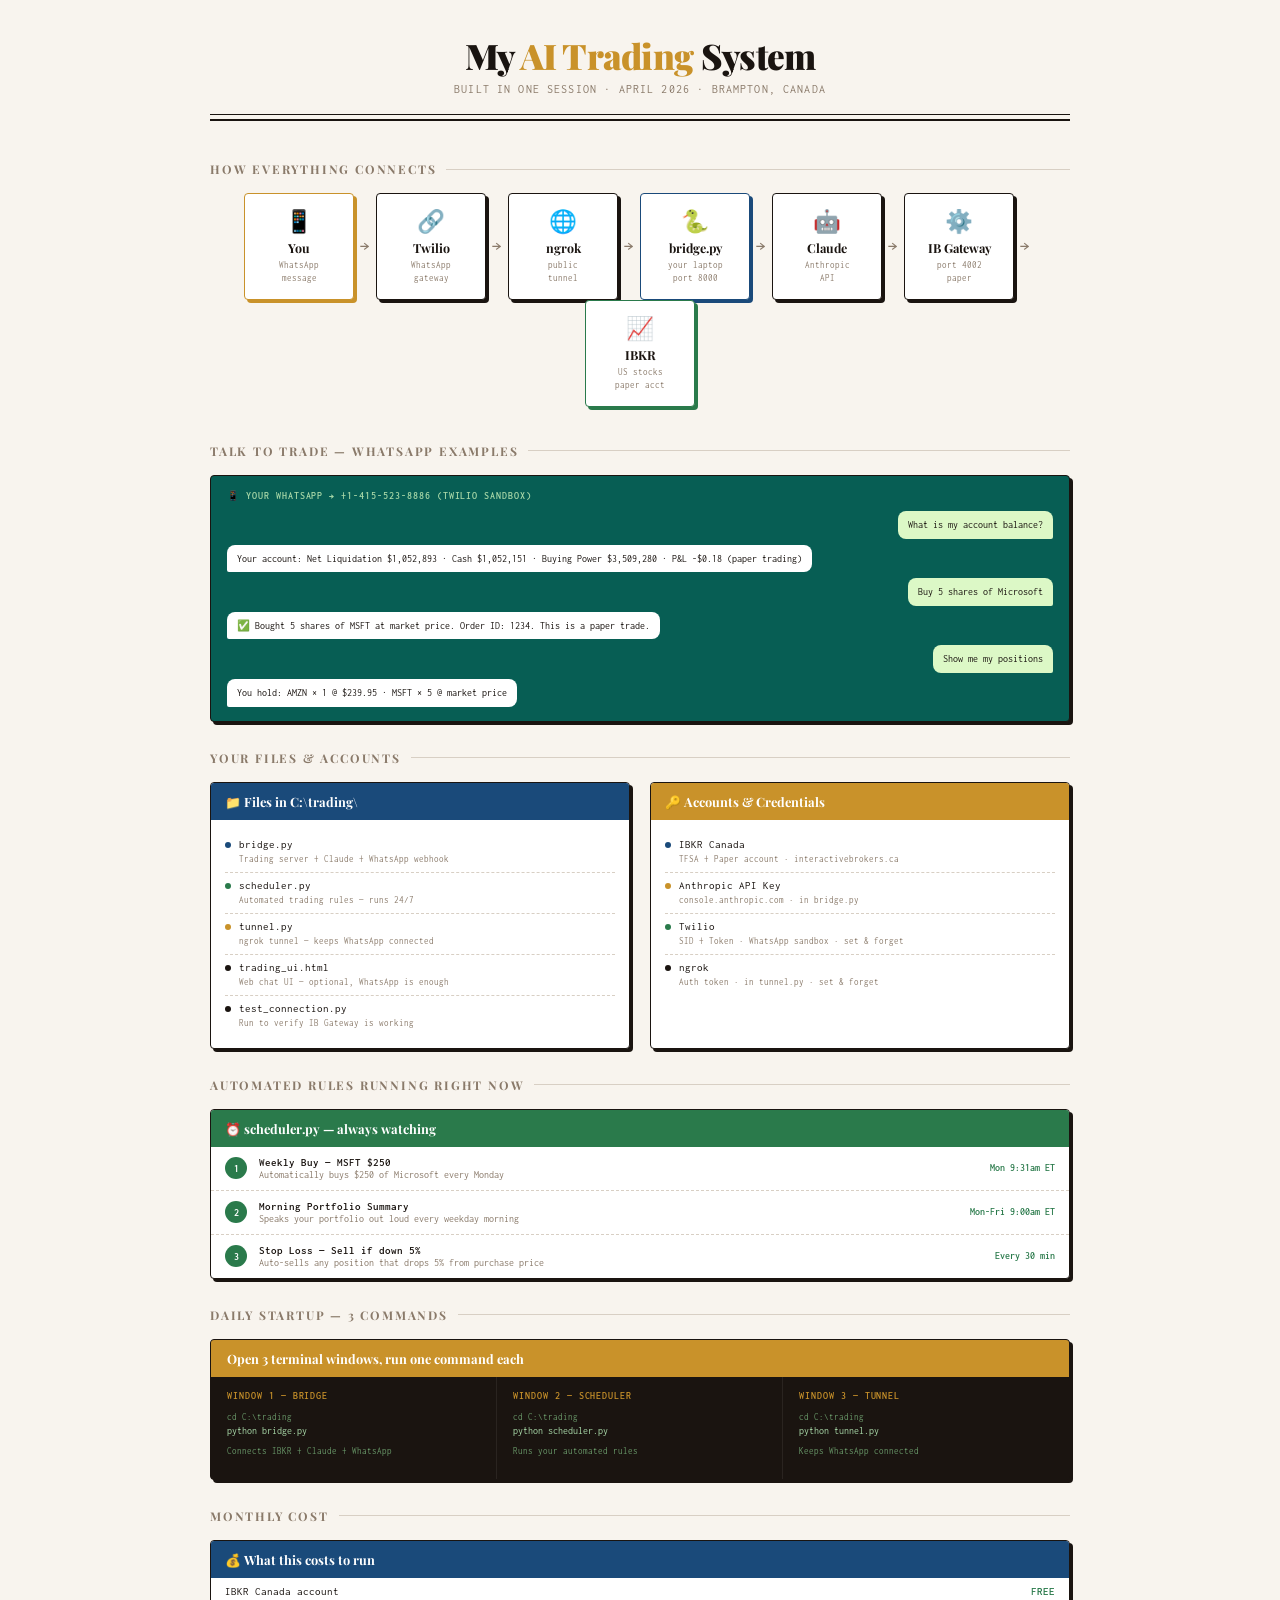
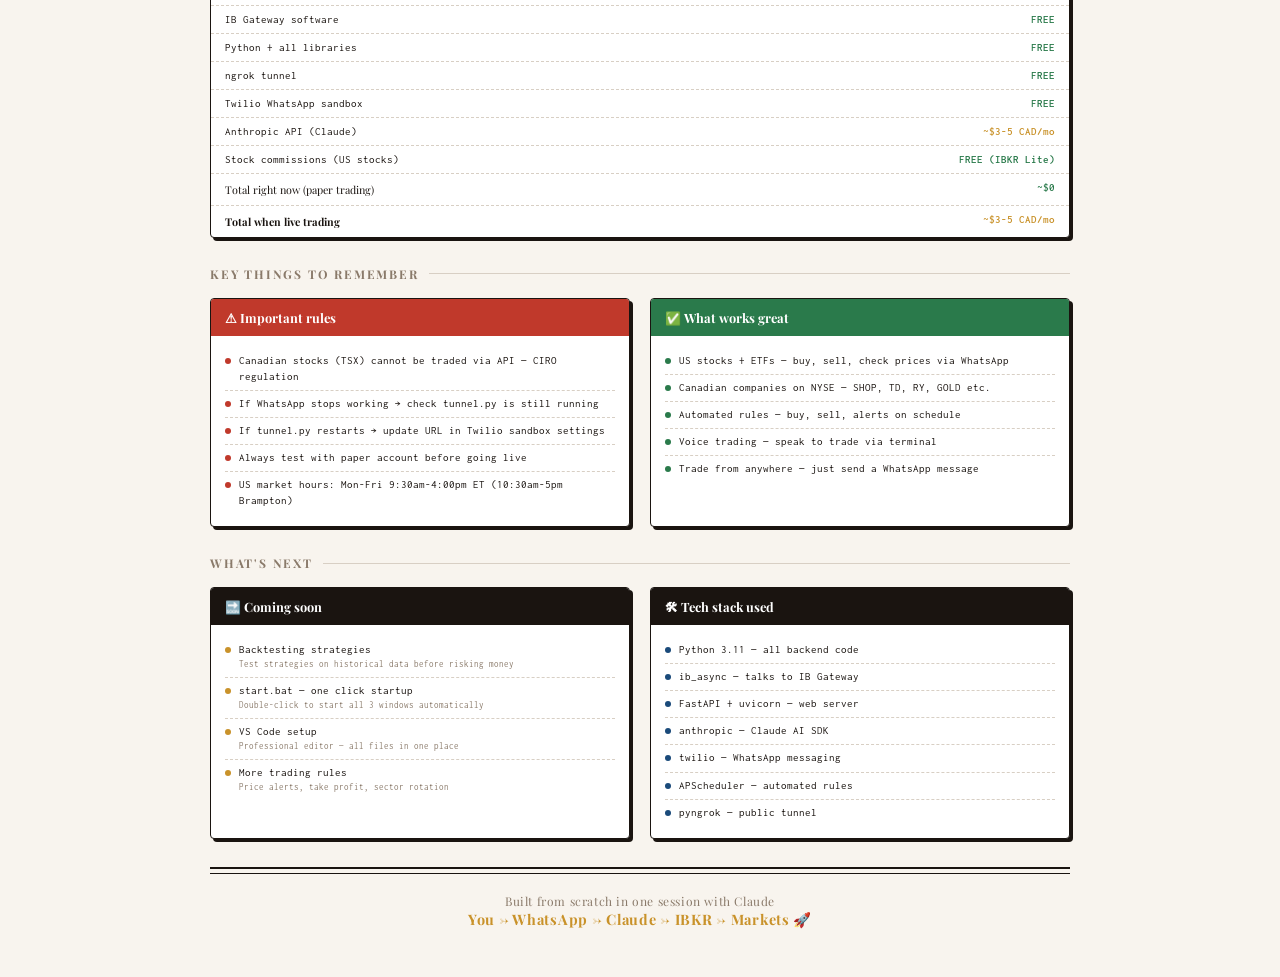
<file: my-trading-system-summary.html>
<!DOCTYPE html>
<html lang="en">
<head>
<meta charset="UTF-8">
<meta name="viewport" content="width=device-width, initial-scale=1.0">
<title>My Trading System</title>
<style>
  @import url('https://fonts.googleapis.com/css2?family=Playfair+Display:wght@400;700;900&family=Inconsolata:wght@400;500;600&display=swap');

  :root {
    --bg:      #f8f4ee;
    --ink:     #1a1410;
    --gold:    #c9922a;
    --green:   #2a7a4b;
    --red:     #c0392b;
    --blue:    #1a4a7a;
    --muted:   #8a7a6a;
    --line:    #d8cfc4;
    --card:    #ffffff;
  }

  * { box-sizing: border-box; margin: 0; padding: 0; }

  body {
    background: var(--bg);
    color: var(--ink);
    font-family: 'Inconsolata', monospace;
    padding: 32px 16px 48px;
    min-height: 100vh;
  }

  .page { max-width: 860px; margin: 0 auto; }

  /* ── HEADER ── */
  .header {
    text-align: center;
    margin-bottom: 40px;
    padding-bottom: 24px;
    border-bottom: 2px solid var(--ink);
    position: relative;
  }

  .header::after {
    content: '';
    position: absolute;
    bottom: 4px; left: 0; right: 0;
    height: 1px;
    background: var(--ink);
  }

  .header h1 {
    font-family: 'Playfair Display', serif;
    font-size: 2.2rem;
    font-weight: 900;
    letter-spacing: -0.02em;
    margin-bottom: 4px;
  }

  .header h1 span { color: var(--gold); }

  .header p {
    font-size: 0.72rem;
    color: var(--muted);
    letter-spacing: 0.1em;
    text-transform: uppercase;
  }

  /* ── FLOW DIAGRAM ── */
  .flow-section {
    margin-bottom: 36px;
  }

  .section-title {
    font-family: 'Playfair Display', serif;
    font-size: 0.75rem;
    font-weight: 700;
    letter-spacing: 0.15em;
    text-transform: uppercase;
    color: var(--muted);
    margin-bottom: 16px;
    display: flex;
    align-items: center;
    gap: 10px;
  }

  .section-title::after {
    content: '';
    flex: 1;
    height: 1px;
    background: var(--line);
  }

  /* Main flow */
  .main-flow {
    display: flex;
    align-items: center;
    justify-content: center;
    gap: 0;
    flex-wrap: wrap;
    margin-bottom: 28px;
  }

  .flow-node {
    background: var(--card);
    border: 1.5px solid var(--ink);
    border-radius: 4px;
    padding: 14px 16px;
    text-align: center;
    min-width: 110px;
    box-shadow: 3px 3px 0 var(--ink);
    flex-shrink: 0;
  }

  .flow-node .icon { font-size: 1.4rem; margin-bottom: 4px; }

  .flow-node .label {
    font-family: 'Playfair Display', serif;
    font-size: 0.78rem;
    font-weight: 700;
    margin-bottom: 3px;
  }

  .flow-node .sublabel {
    font-size: 0.58rem;
    color: var(--muted);
    line-height: 1.4;
  }

  .flow-node.gold   { border-color: var(--gold);  box-shadow: 3px 3px 0 var(--gold); }
  .flow-node.green  { border-color: var(--green); box-shadow: 3px 3px 0 var(--green); }
  .flow-node.blue   { border-color: var(--blue);  box-shadow: 3px 3px 0 var(--blue); }
  .flow-node.red    { border-color: var(--red);   box-shadow: 3px 3px 0 var(--red); }

  .flow-arrow {
    font-size: 1.2rem;
    color: var(--muted);
    padding: 0 6px;
    flex-shrink: 0;
  }

  /* ── TWO COLUMNS ── */
  .two-col {
    display: grid;
    grid-template-columns: 1fr 1fr;
    gap: 20px;
    margin-bottom: 28px;
  }

  @media(max-width: 560px) { .two-col { grid-template-columns: 1fr; } }

  /* ── CARDS ── */
  .card {
    background: var(--card);
    border: 1.5px solid var(--ink);
    border-radius: 4px;
    overflow: hidden;
    box-shadow: 3px 3px 0 var(--ink);
  }

  .card-header {
    padding: 10px 14px;
    background: var(--ink);
    color: white;
    font-family: 'Playfair Display', serif;
    font-size: 0.8rem;
    font-weight: 700;
    display: flex;
    align-items: center;
    gap: 8px;
  }

  .card-header.gold  { background: var(--gold); }
  .card-header.green { background: var(--green); }
  .card-header.blue  { background: var(--blue); }
  .card-header.red   { background: var(--red); }

  .card-body { padding: 12px 14px; }

  .item {
    display: flex;
    align-items: flex-start;
    gap: 8px;
    padding: 5px 0;
    border-bottom: 1px dashed var(--line);
    font-size: 0.67rem;
    line-height: 1.5;
  }

  .item:last-child { border-bottom: none; }

  .item-dot {
    width: 6px; height: 6px;
    border-radius: 50%;
    background: var(--ink);
    flex-shrink: 0;
    margin-top: 5px;
  }

  .item-dot.gold  { background: var(--gold); }
  .item-dot.green { background: var(--green); }
  .item-dot.blue  { background: var(--blue); }
  .item-dot.red   { background: var(--red); }

  .item-text { flex: 1; color: var(--ink); }
  .item-sub  { font-size: 0.58rem; color: var(--muted); }

  /* ── COMMANDS TABLE ── */
  .commands {
    background: #1a1410;
    border-radius: 4px;
    overflow: hidden;
    margin-bottom: 28px;
    border: 1.5px solid var(--ink);
    box-shadow: 3px 3px 0 var(--ink);
  }

  .commands-header {
    padding: 10px 16px;
    background: var(--gold);
    font-family: 'Playfair Display', serif;
    font-size: 0.8rem;
    font-weight: 700;
    color: white;
  }

  .cmd-grid {
    display: grid;
    grid-template-columns: 1fr 1fr 1fr;
    gap: 0;
  }

  @media(max-width:560px) { .cmd-grid { grid-template-columns: 1fr; } }

  .cmd-col {
    padding: 14px 16px;
    border-right: 1px solid #2a2420;
  }

  .cmd-col:last-child { border-right: none; }

  .cmd-col-title {
    font-size: 0.6rem;
    color: var(--gold);
    letter-spacing: 0.1em;
    text-transform: uppercase;
    margin-bottom: 10px;
    font-weight: 600;
  }

  .cmd-item {
    font-size: 0.62rem;
    color: #a8d8a8;
    margin-bottom: 6px;
    line-height: 1.5;
  }

  .cmd-item .cmd-label {
    color: #6a9a6a;
    font-size: 0.55rem;
    display: block;
  }

  /* ── RULES TABLE ── */
  .rules {
    background: var(--card);
    border: 1.5px solid var(--ink);
    border-radius: 4px;
    overflow: hidden;
    box-shadow: 3px 3px 0 var(--ink);
    margin-bottom: 28px;
  }

  .rules-header {
    padding: 10px 14px;
    background: var(--green);
    color: white;
    font-family: 'Playfair Display', serif;
    font-size: 0.8rem;
    font-weight: 700;
  }

  .rule-row {
    display: flex;
    align-items: center;
    gap: 12px;
    padding: 10px 14px;
    border-bottom: 1px dashed var(--line);
    font-size: 0.67rem;
  }

  .rule-row:last-child { border-bottom: none; }

  .rule-num {
    width: 22px; height: 22px;
    border-radius: 50%;
    background: var(--green);
    color: white;
    display: flex; align-items: center; justify-content: center;
    font-size: 0.65rem;
    font-weight: 700;
    flex-shrink: 0;
  }

  .rule-title { font-weight: 600; margin-bottom: 2px; }
  .rule-detail { font-size: 0.6rem; color: var(--muted); }

  .rule-time {
    margin-left: auto;
    font-size: 0.6rem;
    color: var(--green);
    font-weight: 600;
    white-space: nowrap;
    flex-shrink: 0;
  }

  /* ── COST TABLE ── */
  .cost-table {
    background: var(--card);
    border: 1.5px solid var(--ink);
    border-radius: 4px;
    overflow: hidden;
    box-shadow: 3px 3px 0 var(--ink);
    margin-bottom: 28px;
  }

  .cost-header {
    padding: 10px 14px;
    background: var(--blue);
    color: white;
    font-family: 'Playfair Display', serif;
    font-size: 0.8rem;
    font-weight: 700;
  }

  .cost-row {
    display: flex;
    justify-content: space-between;
    padding: 8px 14px;
    border-bottom: 1px dashed var(--line);
    font-size: 0.67rem;
  }

  .cost-row:last-child { border-bottom: none; font-weight: 700; }
  .cost-free  { color: var(--green); font-weight: 600; }
  .cost-paid  { color: var(--gold);  font-weight: 600; }

  /* ── FOOTER ── */
  .footer {
    text-align: center;
    padding-top: 24px;
    border-top: 2px solid var(--ink);
    position: relative;
  }

  .footer::before {
    content: '';
    position: absolute;
    top: 4px; left: 0; right: 0;
    height: 1px;
    background: var(--ink);
  }

  .footer p {
    font-family: 'Playfair Display', serif;
    font-size: 0.75rem;
    color: var(--muted);
    letter-spacing: 0.05em;
  }

  .footer .highlight {
    color: var(--gold);
    font-weight: 700;
    font-size: 0.9rem;
  }

  /* whatsapp example */
  .wa-example {
    background: #075e54;
    border-radius: 4px;
    padding: 14px 16px;
    margin-bottom: 28px;
    border: 1.5px solid var(--ink);
    box-shadow: 3px 3px 0 var(--ink);
  }

  .wa-title {
    font-size: 0.6rem;
    color: #a8d8a8;
    letter-spacing: 0.1em;
    text-transform: uppercase;
    margin-bottom: 10px;
    font-weight: 600;
  }

  .wa-msgs {
    display: flex;
    flex-direction: column;
    gap: 6px;
  }

  .wa-msg {
    font-size: 0.65rem;
    padding: 6px 10px;
    border-radius: 8px;
    max-width: 80%;
    line-height: 1.5;
  }

  .wa-msg.sent {
    background: #dcf8c6;
    color: #1a1410;
    align-self: flex-end;
    border-bottom-right-radius: 2px;
  }

  .wa-msg.recv {
    background: white;
    color: #1a1410;
    align-self: flex-start;
    border-bottom-left-radius: 2px;
  }
</style>
</head>
<body>
<div class="page">

  <!-- Header -->
  <div class="header">
    <h1>My <span>AI Trading</span> System</h1>
    <p>Built in one session · April 2026 · Brampton, Canada</p>
  </div>

  <!-- How it all connects -->
  <div class="flow-section">
    <div class="section-title">How everything connects</div>

    <div class="main-flow">
      <div class="flow-node gold">
        <div class="icon">📱</div>
        <div class="label">You</div>
        <div class="sublabel">WhatsApp<br>message</div>
      </div>
      <div class="flow-arrow">→</div>
      <div class="flow-node">
        <div class="icon">🔗</div>
        <div class="label">Twilio</div>
        <div class="sublabel">WhatsApp<br>gateway</div>
      </div>
      <div class="flow-arrow">→</div>
      <div class="flow-node">
        <div class="icon">🌐</div>
        <div class="label">ngrok</div>
        <div class="sublabel">public<br>tunnel</div>
      </div>
      <div class="flow-arrow">→</div>
      <div class="flow-node blue">
        <div class="icon">🐍</div>
        <div class="label">bridge.py</div>
        <div class="sublabel">your laptop<br>port 8000</div>
      </div>
      <div class="flow-arrow">→</div>
      <div class="flow-node">
        <div class="icon">🤖</div>
        <div class="label">Claude</div>
        <div class="sublabel">Anthropic<br>API</div>
      </div>
      <div class="flow-arrow">→</div>
      <div class="flow-node">
        <div class="icon">⚙️</div>
        <div class="label">IB Gateway</div>
        <div class="sublabel">port 4002<br>paper</div>
      </div>
      <div class="flow-arrow">→</div>
      <div class="flow-node green">
        <div class="icon">📈</div>
        <div class="label">IBKR</div>
        <div class="sublabel">US stocks<br>paper acct</div>
      </div>
    </div>
  </div>

  <!-- WhatsApp example -->
  <div class="section-title">Talk to trade — WhatsApp examples</div>
  <div class="wa-example">
    <div class="wa-title">📱 Your WhatsApp → +1-415-523-8886 (Twilio sandbox)</div>
    <div class="wa-msgs">
      <div class="wa-msg sent">What is my account balance?</div>
      <div class="wa-msg recv">Your account: Net Liquidation $1,052,893 · Cash $1,052,151 · Buying Power $3,509,280 · P&L -$0.18 (paper trading)</div>
      <div class="wa-msg sent">Buy 5 shares of Microsoft</div>
      <div class="wa-msg recv">✅ Bought 5 shares of MSFT at market price. Order ID: 1234. This is a paper trade.</div>
      <div class="wa-msg sent">Show me my positions</div>
      <div class="wa-msg recv">You hold: AMZN × 1 @ $239.95 · MSFT × 5 @ market price</div>
    </div>
  </div>

  <!-- Files + Accounts -->
  <div class="section-title">Your files & accounts</div>
  <div class="two-col">

    <div class="card">
      <div class="card-header blue">📁 Files in C:\trading\</div>
      <div class="card-body">
        <div class="item">
          <div class="item-dot blue"></div>
          <div class="item-text">
            bridge.py
            <div class="item-sub">Trading server + Claude + WhatsApp webhook</div>
          </div>
        </div>
        <div class="item">
          <div class="item-dot green"></div>
          <div class="item-text">
            scheduler.py
            <div class="item-sub">Automated trading rules — runs 24/7</div>
          </div>
        </div>
        <div class="item">
          <div class="item-dot gold"></div>
          <div class="item-text">
            tunnel.py
            <div class="item-sub">ngrok tunnel — keeps WhatsApp connected</div>
          </div>
        </div>
        <div class="item">
          <div class="item-dot"></div>
          <div class="item-text">
            trading_ui.html
            <div class="item-sub">Web chat UI — optional, WhatsApp is enough</div>
          </div>
        </div>
        <div class="item">
          <div class="item-dot"></div>
          <div class="item-text">
            test_connection.py
            <div class="item-sub">Run to verify IB Gateway is working</div>
          </div>
        </div>
      </div>
    </div>

    <div class="card">
      <div class="card-header gold">🔑 Accounts & Credentials</div>
      <div class="card-body">
        <div class="item">
          <div class="item-dot blue"></div>
          <div class="item-text">
            IBKR Canada
            <div class="item-sub">TFSA + Paper account · interactivebrokers.ca</div>
          </div>
        </div>
        <div class="item">
          <div class="item-dot gold"></div>
          <div class="item-text">
            Anthropic API Key
            <div class="item-sub">console.anthropic.com · in bridge.py</div>
          </div>
        </div>
        <div class="item">
          <div class="item-dot green"></div>
          <div class="item-text">
            Twilio
            <div class="item-sub">SID + Token · WhatsApp sandbox · set & forget</div>
          </div>
        </div>
        <div class="item">
          <div class="item-dot"></div>
          <div class="item-text">
            ngrok
            <div class="item-sub">Auth token · in tunnel.py · set & forget</div>
          </div>
        </div>
      </div>
    </div>

  </div>

  <!-- Scheduled rules -->
  <div class="section-title">Automated rules running right now</div>
  <div class="rules">
    <div class="rules-header">⏰ scheduler.py — always watching</div>
    <div class="rule-row">
      <div class="rule-num">1</div>
      <div>
        <div class="rule-title">Weekly Buy — MSFT $250</div>
        <div class="rule-detail">Automatically buys $250 of Microsoft every Monday</div>
      </div>
      <div class="rule-time">Mon 9:31am ET</div>
    </div>
    <div class="rule-row">
      <div class="rule-num">2</div>
      <div>
        <div class="rule-title">Morning Portfolio Summary</div>
        <div class="rule-detail">Speaks your portfolio out loud every weekday morning</div>
      </div>
      <div class="rule-time">Mon-Fri 9:00am ET</div>
    </div>
    <div class="rule-row">
      <div class="rule-num">3</div>
      <div>
        <div class="rule-title">Stop Loss — Sell if down 5%</div>
        <div class="rule-detail">Auto-sells any position that drops 5% from purchase price</div>
      </div>
      <div class="rule-time">Every 30 min</div>
    </div>
  </div>

  <!-- Daily startup commands -->
  <div class="section-title">Daily startup — 3 commands</div>
  <div class="commands">
    <div class="commands-header">Open 3 terminal windows, run one command each</div>
    <div class="cmd-grid">
      <div class="cmd-col">
        <div class="cmd-col-title">Window 1 — Bridge</div>
        <div class="cmd-item">
          <span class="cmd-label">cd C:\trading</span>
          python bridge.py
        </div>
        <div class="cmd-item" style="color:#6a9a6a;font-size:0.58rem">
          Connects IBKR + Claude + WhatsApp
        </div>
      </div>
      <div class="cmd-col">
        <div class="cmd-col-title">Window 2 — Scheduler</div>
        <div class="cmd-item">
          <span class="cmd-label">cd C:\trading</span>
          python scheduler.py
        </div>
        <div class="cmd-item" style="color:#6a9a6a;font-size:0.58rem">
          Runs your automated rules
        </div>
      </div>
      <div class="cmd-col">
        <div class="cmd-col-title">Window 3 — Tunnel</div>
        <div class="cmd-item">
          <span class="cmd-label">cd C:\trading</span>
          python tunnel.py
        </div>
        <div class="cmd-item" style="color:#6a9a6a;font-size:0.58rem">
          Keeps WhatsApp connected
        </div>
      </div>
    </div>
  </div>

  <!-- Cost summary -->
  <div class="section-title">Monthly cost</div>
  <div class="cost-table">
    <div class="cost-header">💰 What this costs to run</div>
    <div class="cost-row">
      <span>IBKR Canada account</span>
      <span class="cost-free">FREE</span>
    </div>
    <div class="cost-row">
      <span>IB Gateway software</span>
      <span class="cost-free">FREE</span>
    </div>
    <div class="cost-row">
      <span>Python + all libraries</span>
      <span class="cost-free">FREE</span>
    </div>
    <div class="cost-row">
      <span>ngrok tunnel</span>
      <span class="cost-free">FREE</span>
    </div>
    <div class="cost-row">
      <span>Twilio WhatsApp sandbox</span>
      <span class="cost-free">FREE</span>
    </div>
    <div class="cost-row">
      <span>Anthropic API (Claude)</span>
      <span class="cost-paid">~$3-5 CAD/mo</span>
    </div>
    <div class="cost-row">
      <span>Stock commissions (US stocks)</span>
      <span class="cost-free">FREE (IBKR Lite)</span>
    </div>
    <div class="cost-row">
      <span style="font-family:'Playfair Display',serif">Total right now (paper trading)</span>
      <span class="cost-free">~$0</span>
    </div>
    <div class="cost-row">
      <span style="font-family:'Playfair Display',serif">Total when live trading</span>
      <span class="cost-paid">~$3-5 CAD/mo</span>
    </div>
  </div>

  <!-- Key rules to remember -->
  <div class="section-title">Key things to remember</div>
  <div class="two-col">
    <div class="card">
      <div class="card-header red">⚠ Important rules</div>
      <div class="card-body">
        <div class="item">
          <div class="item-dot red"></div>
          <div class="item-text">Canadian stocks (TSX) cannot be traded via API — CIRO regulation</div>
        </div>
        <div class="item">
          <div class="item-dot red"></div>
          <div class="item-text">If WhatsApp stops working → check tunnel.py is still running</div>
        </div>
        <div class="item">
          <div class="item-dot red"></div>
          <div class="item-text">If tunnel.py restarts → update URL in Twilio sandbox settings</div>
        </div>
        <div class="item">
          <div class="item-dot red"></div>
          <div class="item-text">Always test with paper account before going live</div>
        </div>
        <div class="item">
          <div class="item-dot red"></div>
          <div class="item-text">US market hours: Mon-Fri 9:30am-4:00pm ET (10:30am-5pm Brampton)</div>
        </div>
      </div>
    </div>

    <div class="card">
      <div class="card-header green">✅ What works great</div>
      <div class="card-body">
        <div class="item">
          <div class="item-dot green"></div>
          <div class="item-text">US stocks + ETFs — buy, sell, check prices via WhatsApp</div>
        </div>
        <div class="item">
          <div class="item-dot green"></div>
          <div class="item-text">Canadian companies on NYSE — SHOP, TD, RY, GOLD etc.</div>
        </div>
        <div class="item">
          <div class="item-dot green"></div>
          <div class="item-text">Automated rules — buy, sell, alerts on schedule</div>
        </div>
        <div class="item">
          <div class="item-dot green"></div>
          <div class="item-text">Voice trading — speak to trade via terminal</div>
        </div>
        <div class="item">
          <div class="item-dot green"></div>
          <div class="item-text">Trade from anywhere — just send a WhatsApp message</div>
        </div>
      </div>
    </div>
  </div>

  <!-- Next steps -->
  <div class="section-title">What's next</div>
  <div class="two-col">
    <div class="card">
      <div class="card-header">🔜 Coming soon</div>
      <div class="card-body">
        <div class="item">
          <div class="item-dot gold"></div>
          <div class="item-text">
            Backtesting strategies
            <div class="item-sub">Test strategies on historical data before risking money</div>
          </div>
        </div>
        <div class="item">
          <div class="item-dot gold"></div>
          <div class="item-text">
            start.bat — one click startup
            <div class="item-sub">Double-click to start all 3 windows automatically</div>
          </div>
        </div>
        <div class="item">
          <div class="item-dot gold"></div>
          <div class="item-text">
            VS Code setup
            <div class="item-sub">Professional editor — all files in one place</div>
          </div>
        </div>
        <div class="item">
          <div class="item-dot gold"></div>
          <div class="item-text">
            More trading rules
            <div class="item-sub">Price alerts, take profit, sector rotation</div>
          </div>
        </div>
      </div>
    </div>

    <div class="card">
      <div class="card-header">🛠 Tech stack used</div>
      <div class="card-body">
        <div class="item">
          <div class="item-dot blue"></div>
          <div class="item-text">Python 3.11 — all backend code</div>
        </div>
        <div class="item">
          <div class="item-dot blue"></div>
          <div class="item-text">ib_async — talks to IB Gateway</div>
        </div>
        <div class="item">
          <div class="item-dot blue"></div>
          <div class="item-text">FastAPI + uvicorn — web server</div>
        </div>
        <div class="item">
          <div class="item-dot blue"></div>
          <div class="item-text">anthropic — Claude AI SDK</div>
        </div>
        <div class="item">
          <div class="item-dot blue"></div>
          <div class="item-text">twilio — WhatsApp messaging</div>
        </div>
        <div class="item">
          <div class="item-dot blue"></div>
          <div class="item-text">APScheduler — automated rules</div>
        </div>
        <div class="item">
          <div class="item-dot blue"></div>
          <div class="item-text">pyngrok — public tunnel</div>
        </div>
      </div>
    </div>
  </div>

  <!-- Footer -->
  <div class="footer">
    <p>Built from scratch in one session with Claude</p>
    <p class="highlight">You → WhatsApp → Claude → IBKR → Markets 🚀</p>
  </div>

</div>
</body>
</html>
</file>
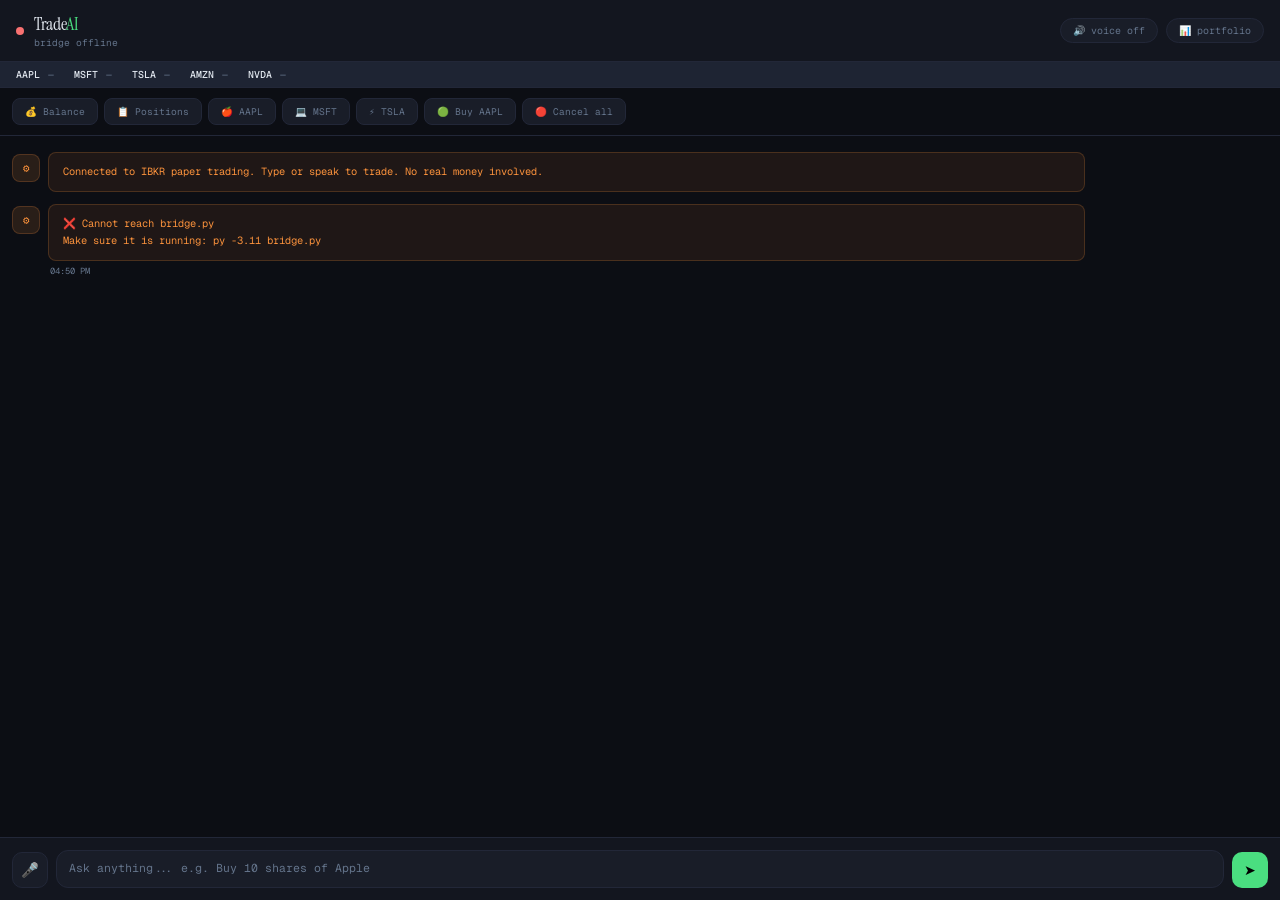
<file: trading_ui.html>
<!DOCTYPE html>
<html lang="en">
<head>
<meta charset="UTF-8">
<meta name="viewport" content="width=device-width, initial-scale=1.0, maximum-scale=1.0">
<title>Trading Assistant</title>
<style>
  @import url('https://fonts.googleapis.com/css2?family=Instrument+Serif:ital@0;1&family=Geist+Mono:wght@300;400;500&display=swap');

  :root {
    --bg:       #0c0e14;
    --surface:  #13161f;
    --card:     #191d28;
    --border:   #222738;
    --accent:   #4ade80;
    --accent2:  #60a5fa;
    --warn:     #fb923c;
    --red:      #f87171;
    --text:     #e2e8f0;
    --muted:    #64748b;
    --dim:      #1e2433;
  }

  * { box-sizing: border-box; margin: 0; padding: 0; }

  body {
    background: var(--bg);
    color: var(--text);
    font-family: 'Geist Mono', monospace;
    height: 100dvh;
    display: flex;
    flex-direction: column;
    overflow: hidden;
  }

  .header {
    background: var(--surface);
    border-bottom: 1px solid var(--border);
    padding: 12px 16px;
    display: flex;
    align-items: center;
    justify-content: space-between;
    flex-shrink: 0;
  }

  .header-left { display: flex; align-items: center; gap: 10px; }

  .logo {
    font-family: 'Instrument Serif', serif;
    font-size: 1.15rem;
    letter-spacing: -0.02em;
  }

  .logo span { color: var(--accent); }

  .status-dot {
    width: 8px; height: 8px;
    border-radius: 50%;
    background: var(--muted);
    animation: pulse 2s infinite;
  }

  .status-dot.connected { background: var(--accent); }
  .status-dot.error     { background: var(--red); animation: none; }

  @keyframes pulse {
    0%, 100% { opacity: 1; }
    50%       { opacity: 0.4; }
  }

  .status-text { font-size: 0.6rem; color: var(--muted); }

  .header-right { display: flex; gap: 8px; align-items: center; }

  .pill-btn {
    background: var(--card);
    border: 1px solid var(--border);
    border-radius: 20px;
    padding: 5px 12px;
    font-size: 0.62rem;
    font-family: 'Geist Mono', monospace;
    color: var(--muted);
    cursor: pointer;
    transition: all 0.15s;
    white-space: nowrap;
  }

  .pill-btn:hover  { color: var(--text); border-color: var(--accent2); }
  .pill-btn.active { color: var(--accent); border-color: var(--accent); background: rgba(74,222,128,0.08); }

  .ticker-bar {
    background: var(--dim);
    border-bottom: 1px solid var(--border);
    padding: 6px 16px;
    display: flex;
    gap: 20px;
    overflow-x: auto;
    flex-shrink: 0;
    scrollbar-width: none;
  }

  .ticker-bar::-webkit-scrollbar { display: none; }

  .ticker-item {
    display: flex;
    align-items: center;
    gap: 8px;
    white-space: nowrap;
    font-size: 0.62rem;
  }

  .ticker-symbol { color: var(--text); font-weight: 500; }
  .ticker-price  { color: var(--muted); }

  .quick-actions {
    padding: 10px 12px;
    display: flex;
    gap: 6px;
    overflow-x: auto;
    flex-shrink: 0;
    scrollbar-width: none;
    border-bottom: 1px solid var(--border);
  }

  .quick-actions::-webkit-scrollbar { display: none; }

  .qa-btn {
    background: var(--card);
    border: 1px solid var(--border);
    border-radius: 8px;
    padding: 6px 12px;
    font-size: 0.6rem;
    font-family: 'Geist Mono', monospace;
    color: var(--muted);
    cursor: pointer;
    white-space: nowrap;
    transition: all 0.15s;
    flex-shrink: 0;
  }

  .qa-btn:hover  { color: var(--text); border-color: var(--accent2); }
  .qa-btn:active { transform: scale(0.97); }

  .messages {
    flex: 1;
    overflow-y: auto;
    padding: 16px 12px;
    display: flex;
    flex-direction: column;
    gap: 12px;
    scroll-behavior: smooth;
  }

  .messages::-webkit-scrollbar { width: 4px; }
  .messages::-webkit-scrollbar-thumb { background: var(--border); border-radius: 4px; }

  .msg {
    display: flex;
    gap: 8px;
    animation: fadeUp 0.2s ease;
  }

  @keyframes fadeUp {
    from { opacity: 0; transform: translateY(8px); }
    to   { opacity: 1; transform: translateY(0); }
  }

  .msg.user { flex-direction: row-reverse; }

  .msg-avatar {
    width: 28px; height: 28px;
    border-radius: 8px;
    display: flex; align-items: center; justify-content: center;
    font-size: 0.7rem;
    flex-shrink: 0;
    margin-top: 2px;
  }

  .msg.user .msg-avatar   { background: rgba(96,165,250,0.15); color: var(--accent2); border: 1px solid rgba(96,165,250,0.2); }
  .msg.claude .msg-avatar { background: rgba(74,222,128,0.12); color: var(--accent);  border: 1px solid rgba(74,222,128,0.2); }
  .msg.system .msg-avatar { background: rgba(251,146,60,0.12);  color: var(--warn);   border: 1px solid rgba(251,146,60,0.2); }

  .msg-body { flex: 1; min-width: 0; }

  .msg-bubble {
    display: inline-block;
    padding: 10px 14px;
    border-radius: 12px;
    font-size: 0.72rem;
    line-height: 1.7;
    max-width: 85%;
    word-break: break-word;
  }

  .msg.user .msg-bubble {
    background: rgba(96,165,250,0.1);
    border: 1px solid rgba(96,165,250,0.2);
    margin-left: auto;
    border-bottom-right-radius: 4px;
  }

  .msg.claude .msg-bubble {
    background: var(--card);
    border: 1px solid var(--border);
    border-bottom-left-radius: 4px;
  }

  .msg.system .msg-bubble {
    background: rgba(251,146,60,0.08);
    border: 1px solid rgba(251,146,60,0.2);
    color: var(--warn);
    font-size: 0.65rem;
    border-radius: 8px;
    width: 100%;
  }

  .msg-time {
    font-size: 0.55rem;
    color: var(--muted);
    margin-top: 4px;
    padding: 0 2px;
  }

  .msg.user .msg-time { text-align: right; }

  .typing {
    display: inline-flex;
    gap: 4px;
    padding: 10px 14px;
    background: var(--card);
    border: 1px solid var(--border);
    border-radius: 12px;
    border-bottom-left-radius: 4px;
  }

  .typing span {
    width: 6px; height: 6px;
    background: var(--muted);
    border-radius: 50%;
    animation: bounce 1.2s infinite;
  }

  .typing span:nth-child(2) { animation-delay: 0.2s; }
  .typing span:nth-child(3) { animation-delay: 0.4s; }

  @keyframes bounce {
    0%, 60%, 100% { transform: translateY(0); }
    30%            { transform: translateY(-6px); background: var(--accent); }
  }

  .input-area {
    background: var(--surface);
    border-top: 1px solid var(--border);
    padding: 12px;
    flex-shrink: 0;
  }

  .input-row {
    display: flex;
    gap: 8px;
    align-items: flex-end;
  }

  .input-wrap {
    flex: 1;
    background: var(--card);
    border: 1px solid var(--border);
    border-radius: 12px;
    display: flex;
    align-items: flex-end;
    padding: 8px 12px;
    gap: 8px;
    transition: border-color 0.15s;
  }

  .input-wrap:focus-within { border-color: var(--accent2); }

  textarea {
    flex: 1;
    background: none;
    border: none;
    outline: none;
    color: var(--text);
    font-family: 'Geist Mono', monospace;
    font-size: 0.72rem;
    line-height: 1.5;
    resize: none;
    max-height: 100px;
    min-height: 20px;
  }

  textarea::placeholder { color: var(--muted); }

  .send-btn {
    width: 36px; height: 36px;
    border-radius: 10px;
    background: var(--accent);
    border: none;
    cursor: pointer;
    display: flex; align-items: center; justify-content: center;
    flex-shrink: 0;
    transition: all 0.15s;
    font-size: 0.9rem;
  }

  .send-btn:hover    { background: #22c55e; transform: scale(1.05); }
  .send-btn:disabled { background: var(--dim); cursor: not-allowed; transform: none; }

  .mic-btn {
    width: 36px; height: 36px;
    border-radius: 10px;
    background: var(--card);
    border: 1px solid var(--border);
    cursor: pointer;
    display: flex; align-items: center; justify-content: center;
    flex-shrink: 0;
    transition: all 0.15s;
    font-size: 0.9rem;
  }

  .mic-btn:hover     { border-color: var(--accent2); }
  .mic-btn.listening { background: rgba(248,113,113,0.15); border-color: var(--red); animation: pulse 0.8s infinite; }

  .panel {
    display: none;
    position: fixed;
    top: 0; right: 0; bottom: 0;
    width: min(320px, 90vw);
    background: var(--surface);
    border-left: 1px solid var(--border);
    z-index: 100;
    flex-direction: column;
    animation: slideIn 0.2s ease;
  }

  .panel.open { display: flex; }

  @keyframes slideIn {
    from { transform: translateX(100%); }
    to   { transform: translateX(0); }
  }

  .panel-header {
    padding: 16px;
    border-bottom: 1px solid var(--border);
    display: flex;
    justify-content: space-between;
    align-items: center;
  }

  .panel-title { font-family: 'Instrument Serif', serif; font-size: 1rem; }

  .close-btn { background: none; border: none; color: var(--muted); cursor: pointer; font-size: 1.1rem; padding: 2px 6px; }
  .close-btn:hover { color: var(--text); }

  .panel-body { flex: 1; overflow-y: auto; padding: 16px; }

  .stat-card {
    background: var(--card);
    border: 1px solid var(--border);
    border-radius: 10px;
    padding: 12px 14px;
    margin-bottom: 10px;
  }

  .stat-label { font-size: 0.58rem; color: var(--muted); margin-bottom: 4px; text-transform: uppercase; letter-spacing: 0.08em; }
  .stat-value { font-size: 1rem; font-family: 'Instrument Serif', serif; }
  .stat-value.green { color: var(--accent); }
  .stat-value.red   { color: var(--red); }

  .pos-row {
    background: var(--card);
    border: 1px solid var(--border);
    border-radius: 8px;
    padding: 10px 12px;
    margin-bottom: 8px;
    display: flex;
    justify-content: space-between;
    align-items: center;
  }

  .pos-symbol { font-size: 0.78rem; font-weight: 500; }
  .pos-detail { font-size: 0.6rem; color: var(--muted); margin-top: 2px; }
  .pos-value  { font-size: 0.75rem; }

  .refresh-btn {
    width: 100%;
    background: var(--dim);
    border: 1px solid var(--border);
    border-radius: 8px;
    padding: 10px;
    font-family: 'Geist Mono', monospace;
    font-size: 0.65rem;
    color: var(--muted);
    cursor: pointer;
    margin-top: 8px;
    transition: all 0.15s;
  }

  .refresh-btn:hover { color: var(--text); border-color: var(--accent2); }

  .overlay { display: none; position: fixed; inset: 0; background: rgba(0,0,0,0.5); z-index: 99; }
  .overlay.open { display: block; }
</style>
</head>
<body>

<div class="header">
  <div class="header-left">
    <div class="status-dot" id="statusDot"></div>
    <div>
      <div class="logo">Trade<span>AI</span></div>
      <div class="status-text" id="statusText">connecting...</div>
    </div>
  </div>
  <div class="header-right">
    <button class="pill-btn" id="voiceToggle" onclick="toggleVoice()">🔊 voice off</button>
    <button class="pill-btn" onclick="openPanel()">📊 portfolio</button>
  </div>
</div>

<div class="ticker-bar">
  <div class="ticker-item"><span class="ticker-symbol">AAPL</span><span class="ticker-price" id="t-AAPL">—</span></div>
  <div class="ticker-item"><span class="ticker-symbol">MSFT</span><span class="ticker-price" id="t-MSFT">—</span></div>
  <div class="ticker-item"><span class="ticker-symbol">TSLA</span><span class="ticker-price" id="t-TSLA">—</span></div>
  <div class="ticker-item"><span class="ticker-symbol">AMZN</span><span class="ticker-price" id="t-AMZN">—</span></div>
  <div class="ticker-item"><span class="ticker-symbol">NVDA</span><span class="ticker-price" id="t-NVDA">—</span></div>
</div>

<div class="quick-actions">
  <button class="qa-btn" onclick="quickAsk('What is my account balance?')">💰 Balance</button>
  <button class="qa-btn" onclick="quickAsk('Show me my portfolio positions')">📋 Positions</button>
  <button class="qa-btn" onclick="quickAsk('What is the price of Apple?')">🍎 AAPL</button>
  <button class="qa-btn" onclick="quickAsk('What is the price of Microsoft?')">💻 MSFT</button>
  <button class="qa-btn" onclick="quickAsk('What is the price of Tesla?')">⚡ TSLA</button>
  <button class="qa-btn" onclick="quickAsk('Buy 5 shares of Apple at market price')">🟢 Buy AAPL</button>
  <button class="qa-btn" onclick="quickAsk('Cancel all my pending orders')">🔴 Cancel all</button>
</div>

<div class="messages" id="messages">
  <div class="msg system">
    <div class="msg-avatar">⚙</div>
    <div class="msg-body">
      <div class="msg-bubble">Connected to IBKR paper trading. Type or speak to trade. No real money involved.</div>
    </div>
  </div>
</div>

<div class="input-area">
  <div class="input-row">
    <button class="mic-btn" id="micBtn" onclick="toggleMic()">🎤</button>
    <div class="input-wrap">
      <textarea id="msgInput" placeholder="Ask anything... e.g. Buy 10 shares of Apple"
                rows="1" onkeydown="handleKey(event)" oninput="autoResize(this)"></textarea>
    </div>
    <button class="send-btn" id="sendBtn" onclick="sendMessage()">➤</button>
  </div>
</div>

<div class="overlay" id="overlay" onclick="closePanel()"></div>
<div class="panel" id="panel">
  <div class="panel-header">
    <div class="panel-title">Portfolio</div>
    <button class="close-btn" onclick="closePanel()">✕</button>
  </div>
  <div class="panel-body" id="panelBody">Loading...</div>
</div>

<script>
const BRIDGE = "http://127.0.0.1:8000";

let history     = [];
let voiceOn     = false;
let isBusy      = false;
let recognition = null;
let isListening = false;

// ── Init ──────────────────────────────────────────────────
window.addEventListener('load', () => {
  checkBridge();
  setupSpeech();
  loadTickers();
  setInterval(loadTickers, 60000);
});

async function checkBridge() {
  try {
    const r = await fetch(BRIDGE);
    const d = await r.json();
    document.getElementById('statusDot').className   = 'status-dot connected';
    document.getElementById('statusText').textContent = `${d.account} • paper trading`;
  } catch {
    document.getElementById('statusDot').className   = 'status-dot error';
    document.getElementById('statusText').textContent = 'bridge offline';
    addMsg('system', '❌ Cannot reach bridge.py\nMake sure it is running: py -3.11 bridge.py');
  }
}

async function loadTickers() {
  for (const sym of ['AAPL','MSFT','TSLA','AMZN','NVDA']) {
    try {
      const r = await fetch(`${BRIDGE}/quote/${sym}`);
      const d = await r.json();
      const el = document.getElementById(`t-${sym}`);
      if (el && d.best_price) el.textContent = `$${d.best_price}`;
    } catch {}
  }
}

// ── Send message ──────────────────────────────────────────
async function sendMessage(text) {
  if (isBusy) return;
  const input = document.getElementById('msgInput');
  const msg   = text || input.value.trim();
  if (!msg) return;

  input.value = '';
  autoResize(input);
  isBusy = true;
  document.getElementById('sendBtn').disabled = true;

  addMsg('user', msg);
  showTyping();

  try {
    // Send to bridge — bridge calls Claude and IBKR
    const r = await fetch(`${BRIDGE}/chat`, {
      method:  'POST',
      headers: {'Content-Type': 'application/json'},
      body:    JSON.stringify({
        messages: [{role:'user', content: msg}],
        history:  history
      })
    });

    const d = await r.json();
    history = d.history;  // keep conversation history

    addMsg('claude', d.reply);
    if (voiceOn) speak(d.reply);

  } catch(e) {
    addMsg('system', `Error: ${e.message}`);
  }

  isBusy = false;
  document.getElementById('sendBtn').disabled = false;
  input.focus();
}

function quickAsk(msg) { sendMessage(msg); }

function handleKey(e) {
  if (e.key === 'Enter' && !e.shiftKey) { e.preventDefault(); sendMessage(); }
}

function autoResize(el) {
  el.style.height = 'auto';
  el.style.height = Math.min(el.scrollHeight, 100) + 'px';
}

// ── Messages UI ───────────────────────────────────────────
function addMsg(role, text) {
  const msgs = document.getElementById('messages');
  const t    = document.getElementById('typing-msg');
  if (t) t.remove();

  const avatars = {user:'👤', claude:'🤖', system:'⚙'};
  const time    = new Date().toLocaleTimeString([],{hour:'2-digit',minute:'2-digit'});

  const div = document.createElement('div');
  div.className = `msg ${role}`;
  div.innerHTML = `
    <div class="msg-avatar">${avatars[role]||'•'}</div>
    <div class="msg-body">
      <div class="msg-bubble">${esc(text)}</div>
      <div class="msg-time">${time}</div>
    </div>`;
  msgs.appendChild(div);
  msgs.scrollTop = msgs.scrollHeight;
}

function showTyping() {
  const msgs = document.getElementById('messages');
  const div  = document.createElement('div');
  div.className = 'msg claude';
  div.id = 'typing-msg';
  div.innerHTML = `
    <div class="msg-avatar">🤖</div>
    <div class="msg-body">
      <div class="typing"><span></span><span></span><span></span></div>
    </div>`;
  msgs.appendChild(div);
  msgs.scrollTop = msgs.scrollHeight;
}

function esc(t) {
  return t.replace(/&/g,'&amp;').replace(/</g,'&lt;').replace(/>/g,'&gt;').replace(/\n/g,'<br>');
}

// ── Voice output ──────────────────────────────────────────
function speak(text) {
  const u = new SpeechSynthesisUtterance(text.replace(/[#*`$]/g,''));
  u.rate  = 1.05;
  speechSynthesis.speak(u);
}

function toggleVoice() {
  voiceOn = !voiceOn;
  const btn = document.getElementById('voiceToggle');
  btn.textContent = voiceOn ? '🔊 voice on' : '🔊 voice off';
  btn.classList.toggle('active', voiceOn);
}

// ── Voice input ───────────────────────────────────────────
function setupSpeech() {
  const SR = window.SpeechRecognition || window.webkitSpeechRecognition;
  if (!SR) return;
  recognition = new SR();
  recognition.continuous     = false;
  recognition.interimResults = false;
  recognition.lang           = 'en-US';
  recognition.onresult = e => {
    const text = e.results[0][0].transcript;
    sendMessage(text);
  };
  recognition.onend = () => {
    isListening = false;
    document.getElementById('micBtn').classList.remove('listening');
  };
}

function toggleMic() {
  if (!recognition) { addMsg('system','Use Chrome for voice input.'); return; }
  if (isListening) { recognition.stop(); }
  else {
    isListening = true;
    document.getElementById('micBtn').classList.add('listening');
    recognition.start();
  }
}

// ── Portfolio panel ───────────────────────────────────────
async function openPanel() {
  document.getElementById('panel').classList.add('open');
  document.getElementById('overlay').classList.add('open');
  await refreshPanel();
}

function closePanel() {
  document.getElementById('panel').classList.remove('open');
  document.getElementById('overlay').classList.remove('open');
}

async function refreshPanel() {
  const body = document.getElementById('panelBody');
  body.innerHTML = '<div style="color:var(--muted);font-size:0.65rem">Loading...</div>';
  try {
    const [acct, pos] = await Promise.all([
      fetch(`${BRIDGE}/account`).then(r=>r.json()),
      fetch(`${BRIDGE}/portfolio`).then(r=>r.json())
    ]);
    const pnl    = acct.UnrealizedPnL || 0;
    const pnlCls = pnl >= 0 ? 'green' : 'red';
    body.innerHTML = `
      <div class="stat-card">
        <div class="stat-label">Net Liquidation</div>
        <div class="stat-value">$${(acct.NetLiquidation||0).toLocaleString()}</div>
      </div>
      <div class="stat-card">
        <div class="stat-label">Cash</div>
        <div class="stat-value">$${(acct.TotalCashValue||0).toLocaleString()}</div>
      </div>
      <div class="stat-card">
        <div class="stat-label">Unrealized P&L</div>
        <div class="stat-value ${pnlCls}">${pnl>=0?'+':''}$${Math.abs(pnl).toLocaleString()}</div>
      </div>
      <div style="font-size:0.6rem;color:var(--muted);margin:12px 0 8px;text-transform:uppercase;letter-spacing:0.08em">Positions (${pos.length})</div>
      ${pos.length===0
        ? '<div style="color:var(--muted);font-size:0.65rem">No open positions</div>'
        : pos.map(p=>`
          <div class="pos-row">
            <div>
              <div class="pos-symbol">${p.symbol}</div>
              <div class="pos-detail">${p.qty} shares @ $${p.avgCost}</div>
            </div>
            <div class="pos-value">$${(p.value||0).toLocaleString()}</div>
          </div>`).join('')
      }
      <button class="refresh-btn" onclick="refreshPanel()">↻ Refresh</button>`;
  } catch(e) {
    body.innerHTML = `<div style="color:var(--red);font-size:0.65rem">Error: ${e.message}</div>`;
  }
}
</script>
</body>
</html>
</file>
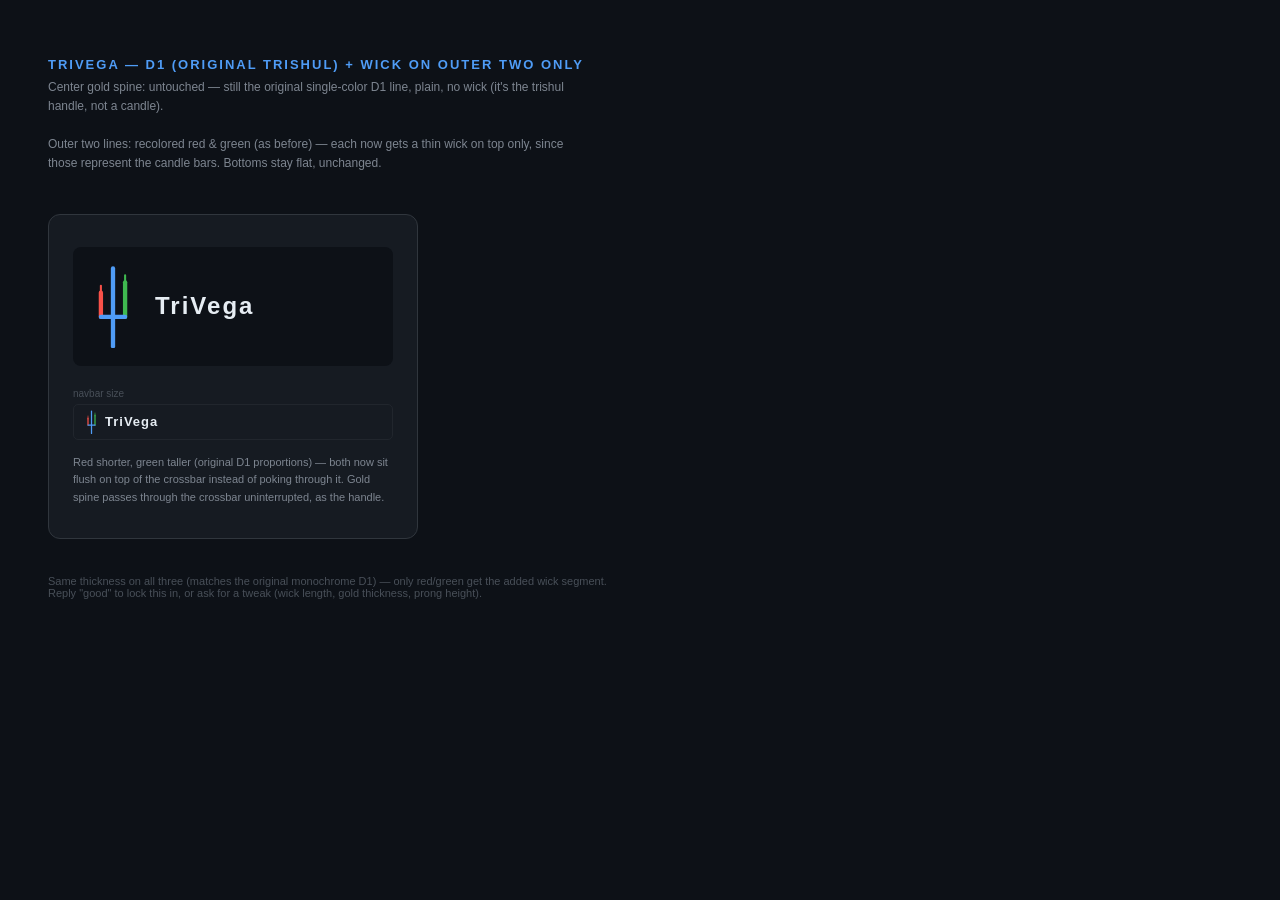
<file: dashboard/templates/logo_preview.html>
<!DOCTYPE html>
<html lang="en">
<head>
  <meta charset="UTF-8">
  <title>TriVega — D1 Original + Wick on Red/Green Only</title>
  <style>
    body { background: #0d1117; color: #e6edf3; font-family: -apple-system, BlinkMacSystemFont, 'Segoe UI', sans-serif; padding: 40px; }
    h1 { color: #4f9cf6; letter-spacing: 2px; font-size: 13px; text-transform: uppercase; margin-bottom: 6px; }
    .sub { font-size: 12px; color: #7d8590; margin-bottom: 40px; max-width: 520px; line-height: 1.6; }
    .option { background: #161b22; border: 1px solid #30363d; border-radius: 12px; padding: 32px 24px; max-width: 320px; }
    .logo-large { display: flex; align-items: center; gap: 16px; margin-bottom: 22px; padding: 18px 14px; background: #0d1117; border-radius: 8px; }
    .logo-name-big { font-size: 24px; font-weight: 700; letter-spacing: 2px; color: #e6edf3; }
    .navbar-preview { display: flex; align-items: center; gap: 6px; background: #161b22; border: 1px solid #21262d; border-radius: 5px; padding: 5px 10px; margin-bottom: 14px; }
    .navbar-name { font-size: 13px; font-weight: 700; letter-spacing: 1px; color: #e6edf3; }
    .size-label { font-size: 10px; color: #484f58; margin-bottom: 5px; }
    .desc { font-size: 11px; color: #7d8590; line-height: 1.6; margin-top: 10px; }
  </style>
</head>
<body>
  <h1>TriVega — D1 (original trishul) + wick on outer two only</h1>
  <div class="sub">
    Center gold spine: untouched — still the original single-color D1 line, plain, no wick (it's the trishul handle, not a candle).<br><br>
    Outer two lines: recolored red &amp; green (as before) — each now gets a thin wick on top only, since those represent the candle bars. Bottoms stay flat, unchanged.
  </div>

  <div class="option">
    <div class="logo-large">
      <svg viewBox="0 0 30 48" width="52" height="83" fill="none">
        <!-- RED — shorter prong, wick top only, body sits flush on the crossbar -->
        <line x1="8"  y1="12" x2="8"  y2="18" stroke="#f85149" stroke-width="1.2" stroke-linecap="round"/>
        <line x1="8"  y1="16" x2="8"  y2="30" stroke="#f85149" stroke-width="2.5" stroke-linecap="round"/>
        <!-- GOLD — original D1 line, untouched, no wick, passes through the crossbar -->
        <line x1="15" y1="2"  x2="15" y2="47" stroke="#4f9cf6" stroke-width="2.5" stroke-linecap="round"/>
        <!-- GREEN — taller prong, wick top only, body sits flush on the crossbar -->
        <line x1="22" y1="6"  x2="22" y2="12" stroke="#3fb950" stroke-width="1.2" stroke-linecap="round"/>
        <line x1="22" y1="10" x2="22" y2="30" stroke="#3fb950" stroke-width="2.5" stroke-linecap="round"/>
        <!-- CROSSBAR — connects all three prongs, same thickness as the gold spine -->
        <line x1="8"  y1="30" x2="22" y2="30" stroke="#4f9cf6" stroke-width="2.5" stroke-linecap="round"/>
      </svg>
      <span class="logo-name-big">TriVega</span>
    </div>
    <div class="size-label">navbar size</div>
    <div class="navbar-preview">
      <svg viewBox="0 0 30 48" width="15" height="24" fill="none">
        <line x1="8"  y1="12" x2="8"  y2="18" stroke="#f85149" stroke-width="1.2" stroke-linecap="round"/>
        <line x1="8"  y1="16" x2="8"  y2="30" stroke="#f85149" stroke-width="2.5" stroke-linecap="round"/>
        <line x1="15" y1="2"  x2="15" y2="47" stroke="#4f9cf6" stroke-width="2.5" stroke-linecap="round"/>
        <line x1="22" y1="6"  x2="22" y2="12" stroke="#3fb950" stroke-width="1.2" stroke-linecap="round"/>
        <line x1="22" y1="10" x2="22" y2="30" stroke="#3fb950" stroke-width="2.5" stroke-linecap="round"/>
        <line x1="8"  y1="30" x2="22" y2="30" stroke="#4f9cf6" stroke-width="2.5" stroke-linecap="round"/>
      </svg>
      <span class="navbar-name">TriVega</span>
    </div>
    <div class="desc">Red shorter, green taller (original D1 proportions) — both now sit flush on top of the crossbar instead of poking through it. Gold spine passes through the crossbar uninterrupted, as the handle.</div>
  </div>

  <p style="margin-top:36px; font-size:11px; color:#484f58">
    Same thickness on all three (matches the original monochrome D1) — only red/green get the added wick segment.<br>
    Reply "good" to lock this in, or ask for a tweak (wick length, gold thickness, prong height).
  </p>
</body>
</html>
</file>
